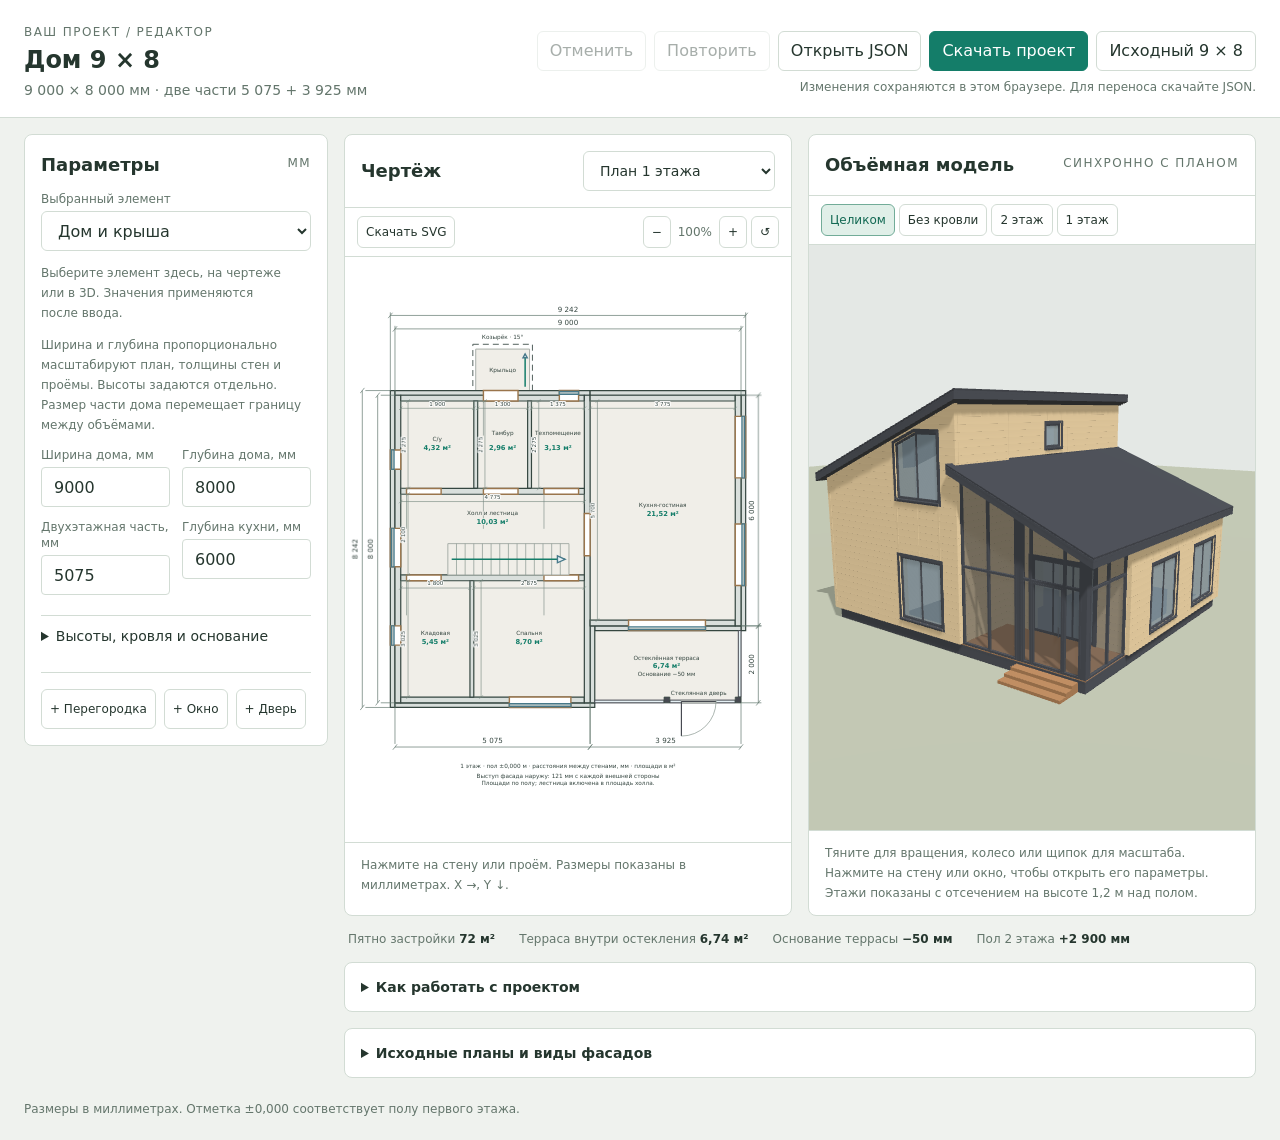
<file: index.html>
<!doctype html>
<html lang="ru">
<head>
<meta charset="utf-8">
<meta name="viewport" content="width=device-width,initial-scale=1">
<title>Редактор дома · план и 3D</title>
<meta name="description" content="Редактируемый проект дома. Размеры дома, стен, окон и дверей синхронно меняются в чертежах и 3D.">
<link rel="stylesheet" href="editor.css?v=8957743d4723cd5c">
</head>
<body>
<header class="topbar">
  <div><p class="eyebrow">Ваш проект / редактор</p><h1 id="title">Дом 9 × 8</h1><p class="project-summary" id="summary">План и 3D из одной модели</p></div>
  <div class="top-actions">
    <div class="toolbar">
      <button id="undo" title="Отменить последнее изменение">Отменить</button>
      <button id="redo" title="Повторить отменённое изменение">Повторить</button>
      <button id="import">Открыть JSON</button>
      <button id="export" class="primary">Скачать проект</button>
      <button id="reset">Исходный 9 × 8</button>
    </div>
    <p class="save-note" id="saved">Изменения сохраняются в этом браузере. Для переноса скачайте JSON.</p>
  </div>
</header>
<main class="workspace">
  <aside class="inspector" aria-label="Параметры проекта">
    <div class="inspector-header"><h2>Параметры</h2><span class="eyebrow" id="parameter-unit">мм</span></div>
    <label class="field"><span>Выбранный элемент</span><select id="object" aria-label="Выбранный элемент"></select></label>
    <p class="selection-help">Выберите элемент здесь, на чертеже или в 3D. Значения применяются после ввода.</p>
    <div id="properties"></div>
    <div id="error" class="notice" role="alert" hidden></div>
    <button id="delete" class="danger" hidden>Удалить элемент</button>
    <div class="add-tools"><button id="add-wall">+ Перегородка</button><button id="add-window">+ Окно</button><button id="add-door">+ Дверь</button></div>
  </aside>
  <div class="stage">
    <section class="panel">
      <div class="panel-head"><h2>Чертёж</h2><select id="drawing-view" aria-label="Вид чертежа">
        <option value="plan1">План 1 этажа</option><option value="plan2">План 2 этажа</option>
        <option value="front">Входной фасад</option><option value="back">Фасад террасы</option>
        <option value="left">Левый фасад</option><option value="right">Правый фасад</option>
        <option value="section">Разрез по лестнице</option>
      </select></div>
      <div class="view-buttons"><button id="svg-export">Скачать SVG</button><div class="zoom-controls"><button id="zoom-out" aria-label="Уменьшить чертёж">−</button><span id="zoom-value">100%</span><button id="zoom-in" aria-label="Увеличить чертёж">+</button><button id="zoom-reset" title="Масштаб 100%">↺</button></div></div>
      <div class="canvas" id="drawing"></div><p class="caption" id="drawing-caption"></p>
    </section>
    <section class="panel">
      <div class="panel-head"><h2>Объёмная модель</h2><span class="eyebrow">Синхронно с планом</span></div>
      <div class="view-buttons" role="group" aria-label="Вид 3D">
        <button data-mode="all" aria-pressed="true">Целиком</button><button data-mode="open" aria-pressed="false">Без кровли</button>
        <button data-mode="f2" aria-pressed="false">2 этаж</button><button data-mode="f1" aria-pressed="false">1 этаж</button>
      </div>
      <div class="canvas" id="model"><div id="model-message" class="model-message" role="status" hidden></div></div>
      <p class="caption">Тяните для вращения, колесо или щипок для масштаба. Нажмите на стену или окно, чтобы открыть его параметры. Этажи показаны с отсечением на высоте 1,2 м над полом.</p>
    </section>
    <div class="status-strip" id="metrics"></div>
    <details class="review"><summary>Как работать с проектом</summary>
      <p class="footnote">Начните с выбора «Дом и крыша» или нажмите на элемент чертежа. Введите размер в миллиметрах. Правильное значение сразу перестраивает чертежи и модель. При пересечении проёмов или выходе за границы стены появится пояснение, а последняя допустимая модель сохранится.</p>
      <p class="footnote">Габариты изменяют планировку пропорционально, включая толщины стен и ширину проёмов. Отдельные размеры затем можно уточнить в параметрах элементов. Перегородки перемещаются самостоятельно, их стыки с другими перегородками нужно проверить на плане.</p>
      <p class="footnote">Автосохранение относится к этому браузеру и устройству. «Скачать проект» сохраняет редактируемый JSON для переноса, резервной копии или передачи другому человеку. «Открыть JSON» загружает этот вариант. Чертёж можно отдельно сохранить в SVG.</p>
      <p class="footnote">Это эскизный редактор геометрии. Несущая способность, допустимость проёмов и строительные узлы требуют отдельного расчёта.</p>
    </details>
    <details class="review"><summary>Исходные планы и виды фасадов</summary><p class="footnote">Листы, по которым собран исходный дом. Ваши изменения отражаются в редактируемом чертеже и в 3D выше.</p>
      <div class="reference-grid"><a href="drawings/1.jpg" target="_blank" rel="noopener"><img loading="lazy" src="drawings/1.jpg" alt="План 1 этажа">План 1 этажа</a><a href="drawings/2.jpg" target="_blank" rel="noopener"><img loading="lazy" src="drawings/2.jpg" alt="План 2 этажа">План 2 этажа</a><a href="drawings/3.jpg" target="_blank" rel="noopener"><img loading="lazy" src="drawings/3.jpg" alt="Разрез">Разрез</a><a href="drawings/4.jpg" target="_blank" rel="noopener"><img loading="lazy" src="drawings/4.jpg" alt="Входное крыльцо">Входное крыльцо</a><a href="drawings/5.jpg" target="_blank" rel="noopener"><img loading="lazy" src="drawings/5.jpg" alt="Фасад террасы">Фасад террасы</a><a href="drawings/6.jpg" target="_blank" rel="noopener"><img loading="lazy" src="drawings/6.jpg" alt="Боковой фасад">Боковой фасад</a></div></details>
  </div>
</main>
<footer>Размеры в миллиметрах. Отметка ±0,000 соответствует полу первого этажа.</footer>
<input id="file" type="file" accept=".json,application/json" aria-label="Открыть проект">
<div id="toast" class="toast" role="status" hidden></div>
<script src="vendor/three.min.js"></script>
<script src="vendor/OrbitControls.js"></script>
<script src="assets/house-editor.d6b8591f9794032f.js"></script>



</body></html>
</file>
<file: editor.css>
:root{font-family:Manrope,system-ui,sans-serif;color:#25362e;background:#eff2ee;color-scheme:light;--line:#d2dcd4;--muted:#64766c;--accent:#147d69;--paper:#fff}
*{box-sizing:border-box}body{margin:0}button,input,select{font:inherit}button,a,input,select{touch-action:manipulation}button{cursor:pointer}button:disabled{opacity:.4;cursor:default}button,select{min-height:40px;border:1px solid var(--line);border-radius:6px;padding:8px 12px;background:white;color:inherit}button:hover:not(:disabled){border-color:var(--accent);background:#eef8f3}button:focus-visible,a:focus-visible,input:focus-visible,select:focus-visible{outline:3px solid #71b9a9;outline-offset:2px}button.primary{background:var(--accent);color:white;border-color:var(--accent)}input{width:100%;min-height:40px;padding:8px 12px;border:1px solid var(--line);border-radius:4px;background:white;color:inherit}input:invalid{border-color:#b35a38}input[type=file]{display:none}h1,h2,h3,p{margin:0}h1{font-size:24px;line-height:32px;font-weight:600}h2{font-size:18px;line-height:28px;font-weight:600}h3{font-size:16px;line-height:24px}p{line-height:1.5;text-wrap:pretty}a{color:var(--accent)}[hidden]{display:none!important}
.topbar{padding:24px max(24px,env(safe-area-inset-left)) 16px;display:flex;align-items:center;justify-content:space-between;gap:24px;border-bottom:1px solid var(--line);background:#fff}.eyebrow{font-size:12px;line-height:16px;letter-spacing:.12em;text-transform:uppercase;color:var(--muted);margin-bottom:4px}.project-summary{font-size:14px;color:var(--muted);margin-top:4px}.toolbar{display:flex;flex-wrap:wrap;gap:8px;align-items:center}.save-note{font-size:12px;line-height:16px;color:var(--muted);margin-top:8px;text-align:right}.workspace{display:grid;grid-template-columns:304px minmax(0,1fr);gap:16px;padding:16px 24px 24px}.inspector{background:#fff;border:1px solid var(--line);border-radius:8px;align-self:start;padding:16px;max-height:calc(100vh - 155px);overflow:auto;position:sticky;top:16px}.inspector-header{display:flex;justify-content:space-between;align-items:center;margin-bottom:12px}.inspector select{width:100%}.selection-help{font-size:12px;line-height:16px;color:var(--muted);margin:8px 0 16px}.field{display:block;margin:0 0 12px}.field span{display:block;font-size:12px;line-height:16px;color:var(--muted);margin-bottom:4px}.fields{display:grid;grid-template-columns:1fr 1fr;gap:0 12px}.fields .wide{grid-column:1/-1}.inspector p{font-size:12px;line-height:20px;color:var(--muted);margin-bottom:12px}.inspector details{border-top:1px solid var(--line);padding-top:12px;margin-top:8px}.inspector details summary{cursor:pointer;font-size:14px;margin-bottom:12px}.add-tools{display:flex;flex-wrap:wrap;gap:8px;padding-top:16px;margin-top:16px;border-top:1px solid var(--line)}.add-tools button{font-size:12px;padding:8px}.danger{color:#9d3e25}.notice{font-size:12px;line-height:20px;margin-top:12px;padding:12px;background:#fff3e8;border:1px solid #efc5a3;border-radius:4px;white-space:pre-line}.stage{min-width:0;display:grid;grid-template-columns:minmax(0,1fr) minmax(0,1fr);gap:16px;align-content:start}.panel{min-width:0;background:#fff;border:1px solid var(--line);border-radius:8px;overflow:hidden}.panel-head{padding:16px;border-bottom:1px solid var(--line);display:flex;align-items:center;justify-content:space-between;gap:8px;flex-wrap:wrap}.panel-head select{font-size:14px}.canvas{height:clamp(480px,65vh,800px);position:relative}.canvas svg{width:100%;height:100%;display:block}.canvas canvas{display:block;width:100%;height:100%;touch-action:none}.view-buttons{display:flex;gap:4px;flex-wrap:wrap;padding:8px 12px;border-bottom:1px solid var(--line)}.view-buttons button{font-size:12px;min-height:32px;padding:4px 8px}.view-buttons button[aria-pressed=true]{background:#e0efe8;color:#116852;border-color:#72ac98}.caption{padding:12px 16px;border-top:1px solid var(--line);font-size:12px;line-height:20px;color:var(--muted);min-height:64px}.model-message{position:absolute;inset:40% 24px auto;background:#fff;padding:16px;border:1px solid var(--line);font-size:14px}.review{grid-column:1/-1;padding:16px;background:#fff;border:1px solid var(--line);border-radius:8px}.review summary{cursor:pointer;font-size:14px;font-weight:600}.reference-grid{display:grid;grid-template-columns:repeat(3,minmax(0,1fr));gap:16px;margin-top:16px}.reference-grid img{width:100%;height:160px;object-fit:contain}.reference-grid a{font-size:12px}.footnote{font-size:12px;line-height:20px;color:var(--muted);margin-top:12px}.status-strip{grid-column:1/-1;display:flex;gap:24px;flex-wrap:wrap;font-size:12px;color:var(--muted);padding:0 4px}.status-strip strong{color:#25362e}.toast{position:fixed;bottom:24px;left:50%;transform:translateX(-50%);max-width:min(700px,90vw);padding:16px 24px;border:1px solid var(--line);border-radius:8px;background:#25362e;color:#fff;box-shadow:0 4px 20px #0002;z-index:9;font-size:14px}.top-actions{min-width:0}footer{padding:0 24px 24px;color:var(--muted);font-size:12px}
#drawing{overflow:auto}#drawing svg{max-width:none}.fields{grid-template-columns:repeat(2,minmax(0,1fr))}.field,.field input,.inspector{min-width:0}.zoom-controls{display:flex;gap:4px;align-items:center;margin-left:auto}.zoom-controls span{font-size:12px;color:var(--muted);min-width:40px;text-align:center}
@media(min-width:1700px){.workspace{grid-template-columns:336px minmax(0,1fr)}}
@media(max-width:1180px){.stage{grid-template-columns:1fr}.canvas{height:560px}.topbar{align-items:flex-start}.toolbar{max-width:430px}.inspector{max-height:calc(100vh - 32px)}}
@media(max-width:720px){.topbar{display:block;padding:16px}.top-actions{margin-top:16px}.save-note{text-align:left}.workspace{display:flex;flex-direction:column;padding:12px;gap:12px}.inspector{position:static;max-height:none;order:1}.stage{display:contents}.panel{order:2}.review{order:4}.status-strip{order:3;padding:12px}.canvas{height:420px}.reference-grid{grid-template-columns:1fr 1fr}.toolbar button{font-size:12px}.panel-head{padding:12px}h1{font-size:20px;line-height:28px}footer{padding:0 16px 24px}.caption{min-height:0}}
@media print{.top-actions,.inspector,.view-buttons,.reference-grid,.toast,footer{display:none!important}.workspace,.stage{display:block}.panel{break-inside:avoid;margin:16px 0}.canvas{height:550px}.topbar{padding:0}.review{display:none}}

.color-field>label{display:block;font-size:12px;line-height:16px;color:var(--muted);margin-bottom:4px}.color-controls{display:grid;grid-template-columns:52px minmax(0,1fr);gap:8px;align-items:center}.color-controls input[type=color]{padding:4px;height:40px;cursor:pointer}.color-controls select{font-size:12px;padding:6px;min-width:0}.color-field small{display:block;color:var(--muted);font-size:11px;line-height:16px;margin-top:4px}
</file>
